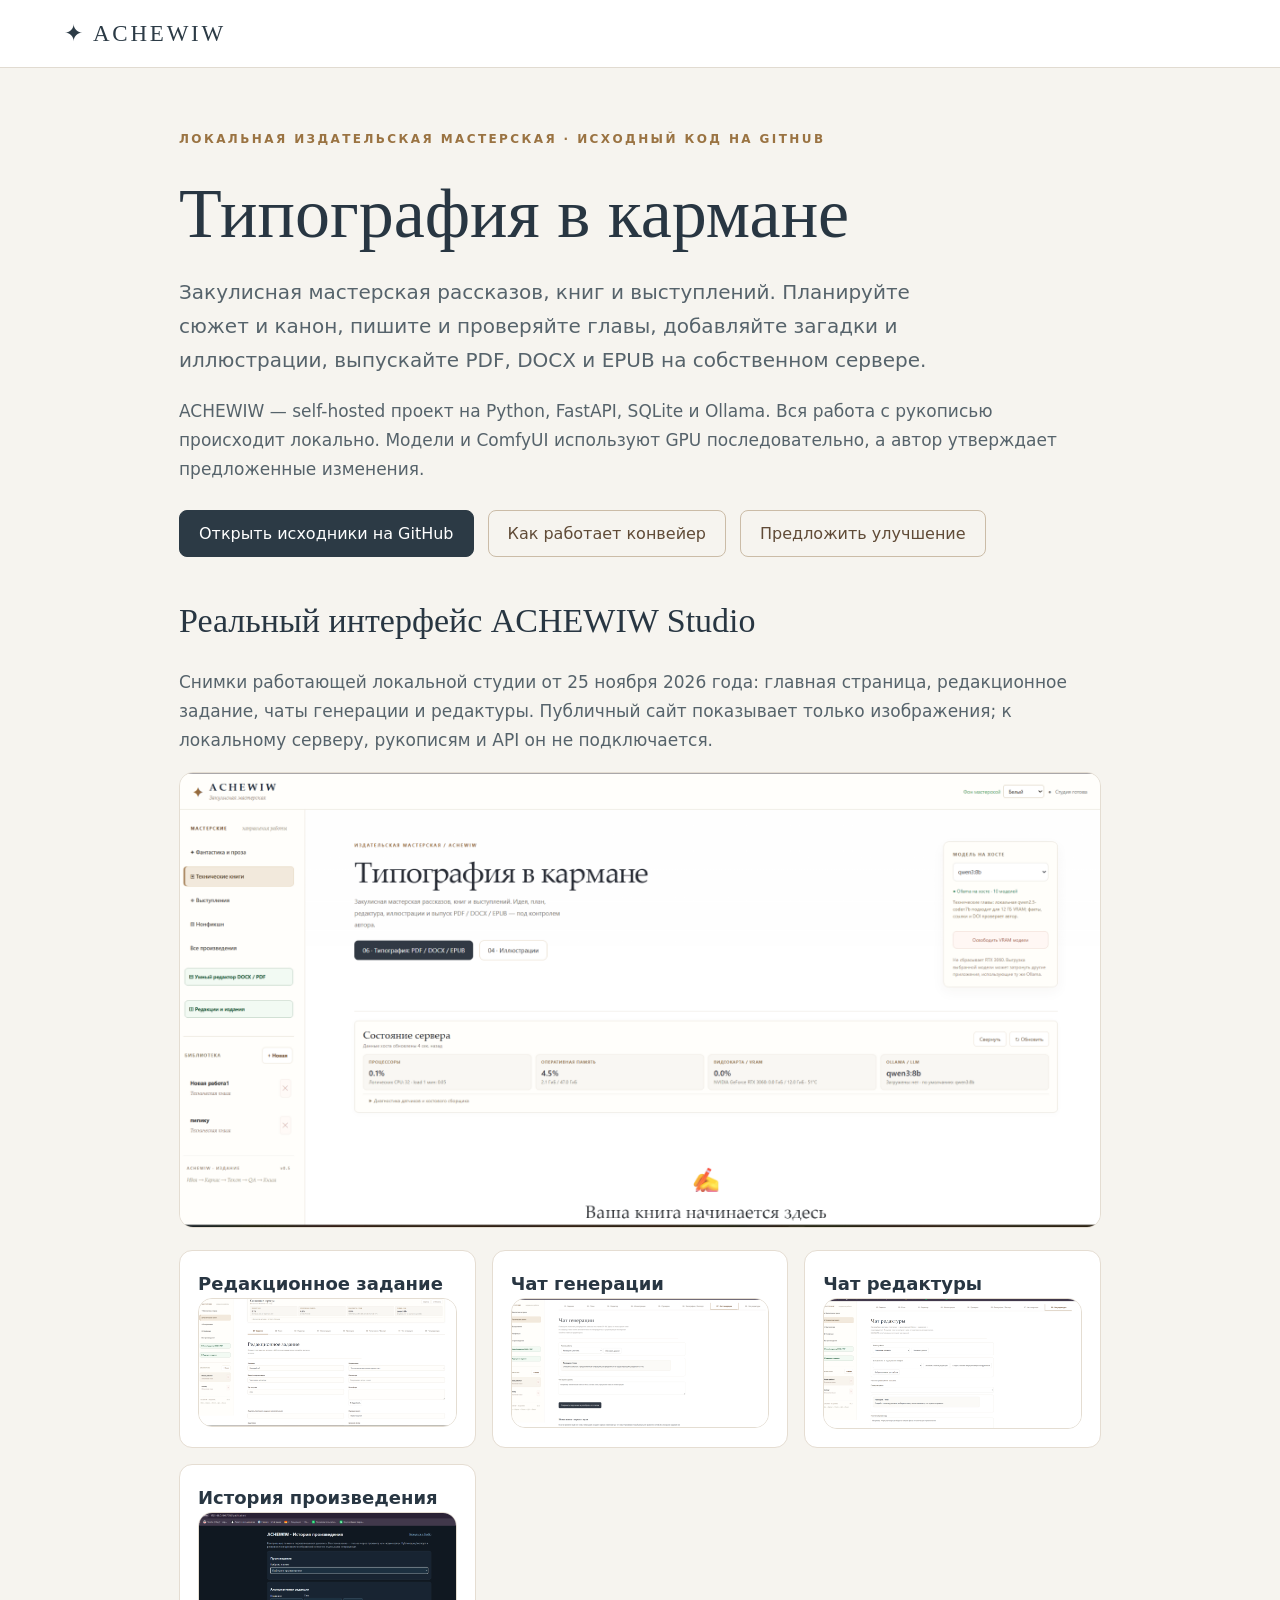
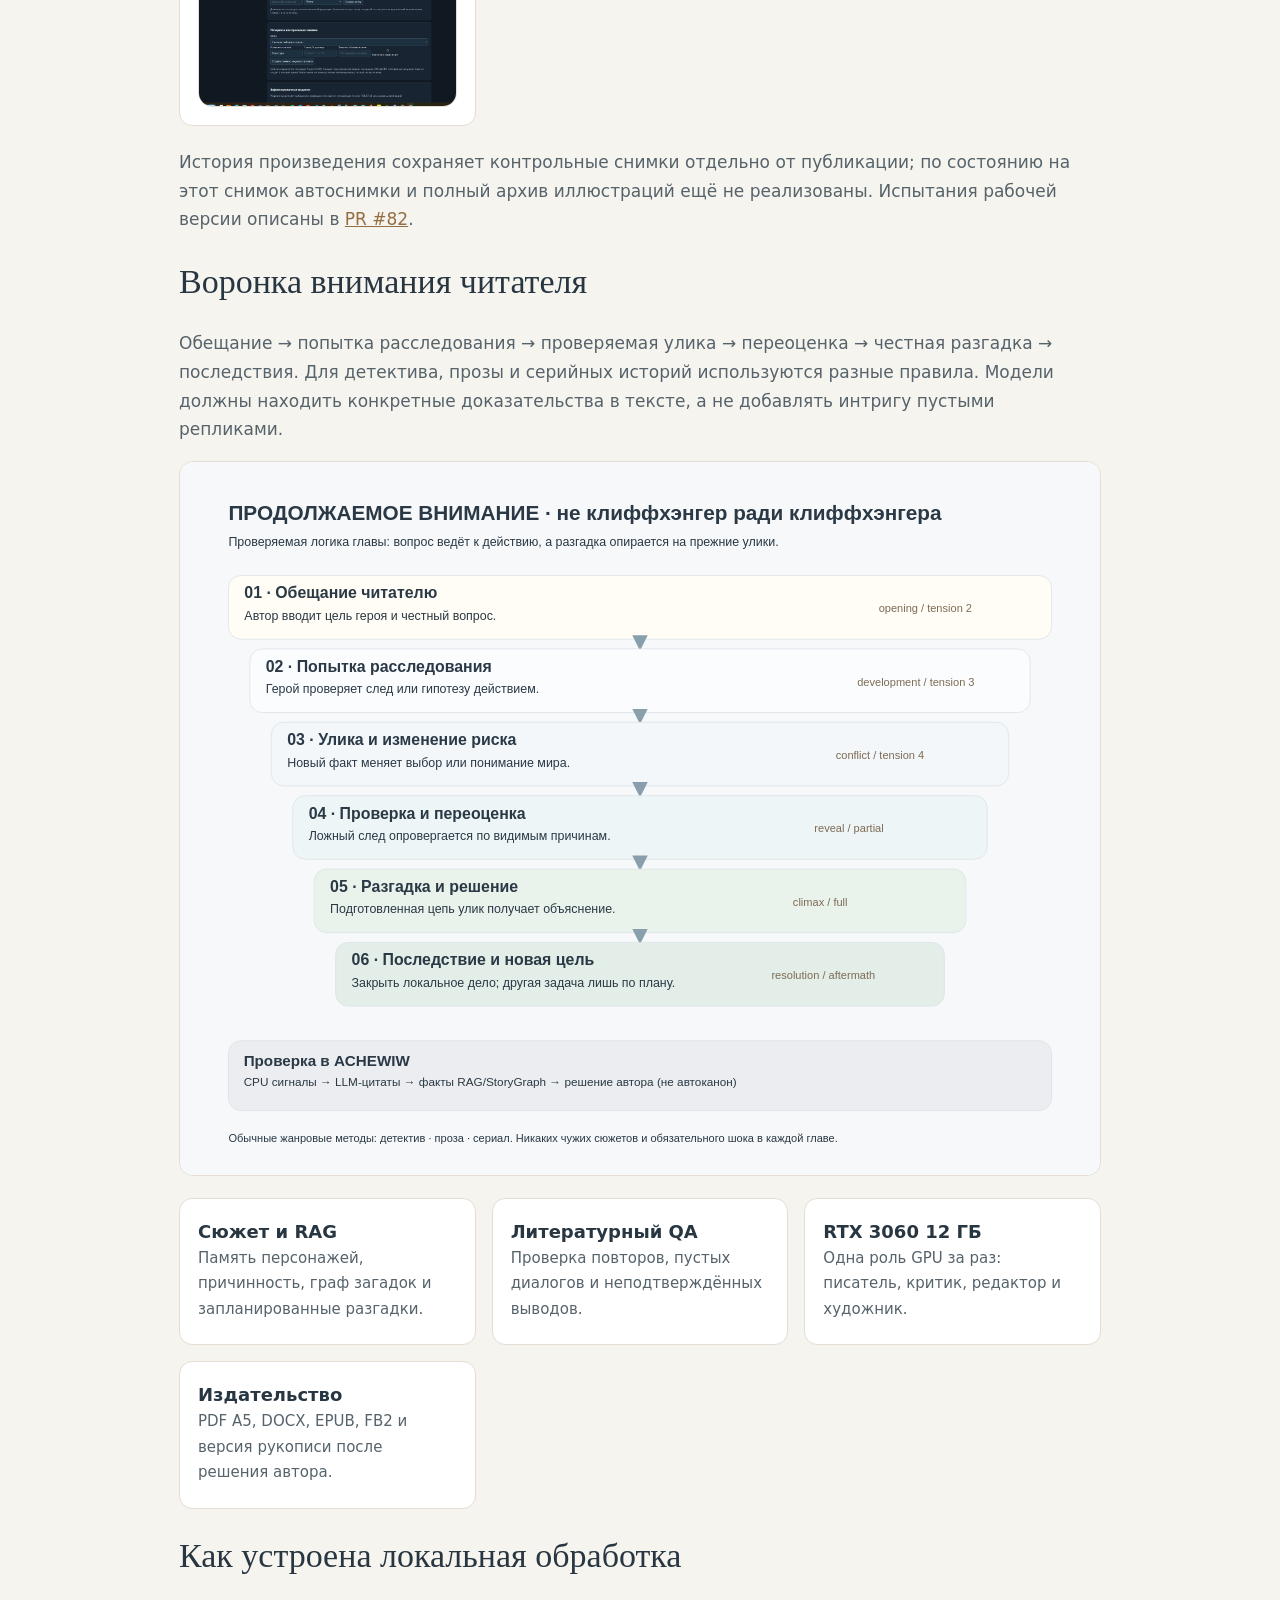
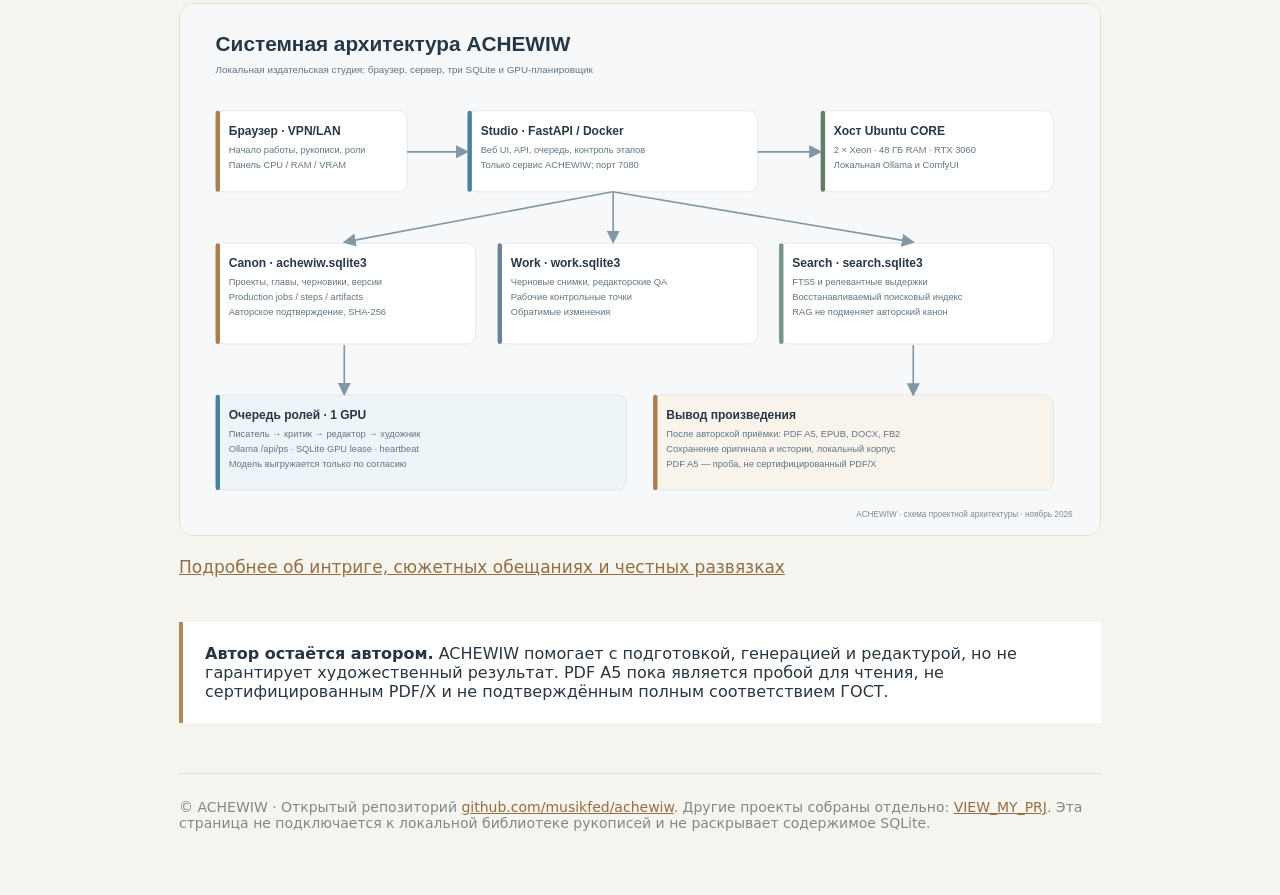
<file: docs/index.html>
<!doctype html>
<html lang="ru">
<head>
  <meta charset="utf-8">
  <meta name="viewport" content="width=device-width,initial-scale=1">
  <title>ACHEWIW — Типография в кармане | Локальный ИИ для книг, рассказов и EPUB</title>
  <meta name="description" content="ACHEWIW — локальная издательская студия на Ollama, FastAPI и SQLite. Планируйте романы, интриги и загадки, проверяйте рукописи, создавайте иллюстрации и выпускайте PDF, DOCX, EPUB.">
  <meta name="keywords" content="типография в кармане, ACHEWIW, локальный ИИ для книг, редактор рукописей, генератор EPUB, Ollama, литературная редактура, интрига и сюжет, PDF DOCX, RAG, издательский конвейер">
  <meta name="robots" content="index,follow">
  <link rel="canonical" href="https://musikfed.github.io/achewiw/">
  <meta property="og:type" content="website">
  <meta property="og:locale" content="ru_RU">
  <meta property="og:title" content="ACHEWIW — Типография в кармане">
  <meta property="og:description" content="Локальный ИИ-редактор, воронка внимания, RAG, иллюстрации и выпуск EPUB/PDF/DOCX. Автор контролирует рукопись.">
  <meta property="og:url" content="https://musikfed.github.io/achewiw/">
  <meta property="og:image" content="https://musikfed.github.io/achewiw/media/achewiw-social-preview.svg">
  <meta name="theme-color" content="#283643">
  <script type="application/ld+json">{
    "@context":"https://schema.org",
    "@type":"SoftwareSourceCode",
    "name":"ACHEWIW — Типография в кармане",
    "alternateName":"ACHEWIW StoryEngine",
    "description":"Self-hosted book writing and publishing studio with Ollama, SQLite, RAG, author-controlled narrative QA, ComfyUI artwork and EPUB/PDF/DOCX exports.",
    "codeRepository":"https://github.com/musikfed/achewiw",
    "url":"https://musikfed.github.io/achewiw/",
    "programmingLanguage":["Python","JavaScript"],
    "keywords":"ollama, local AI writing, author-controlled editing, Russian books, EPUB, PDF, FastAPI, SQLite, ComfyUI"
  }</script>
  <style>
  :root{font-family:system-ui,-apple-system,"Segoe UI",sans-serif;color:#283642;background:#f6f4ef}
  *{box-sizing:border-box}body{margin:0}main{max-width:1050px;margin:auto;padding:clamp(20px,5vw,70px)}
  header{background:#fff;border-bottom:1px solid #e1dbd1;padding:20px clamp(20px,5vw,70px)}
  header a{font-family:Georgia,serif;color:#2c3b46;font-size:23px;letter-spacing:.12em;text-decoration:none}
  h1,h2{font-family:Georgia,serif;font-weight:400}h1{font-size:clamp(42px,6vw,70px);margin:.4em 0 .3em}
  h2{font-size:clamp(25px,3vw,34px)}.eyebrow{letter-spacing:.2em;color:#9a7342;font-size:12px;font-weight:700}
  p{line-height:1.7;color:#56636b;font-size:17px}.intro{font-size:20px;max-width:780px}
  .actions{display:flex;flex-wrap:wrap;gap:14px;margin:26px 0 45px}.actions a{display:inline-block;padding:13px 19px;border-radius:8px;border:1px solid #cbbca7;text-decoration:none;color:#604b37}
  .actions .main{background:#2c3a45;border-color:#2c3a45;color:#fff}
  img{display:block;max-width:100%;height:auto;border:1px solid #e4ddd2;border-radius:14px;background:white}
  .grid{display:grid;grid-template-columns:repeat(auto-fit,minmax(240px,1fr));gap:16px;margin:22px 0}
  .grid article{background:#fff;border:1px solid #e5ddd2;border-radius:13px;padding:18px}
  .grid h3{font-size:18px;margin:4px 0}.grid p{margin:4px 0;font-size:15px}
  .note{padding:22px;border-left:4px solid #ad8b5d;background:#fff;margin:40px 0}
  footer{border-top:1px solid #e1dbd1;padding-top:25px;margin-top:50px;font-size:14px;color:#7e898d}
  a{color:#946e42}a:focus-visible{outline:3px solid #bc8b4b;outline-offset:3px}
  </style>
</head>
<body>
<header><a href="https://github.com/musikfed/achewiw">✦ ACHEWIW</a></header>
<main>
  <div class="eyebrow">ЛОКАЛЬНАЯ ИЗДАТЕЛЬСКАЯ МАСТЕРСКАЯ · ИСХОДНЫЙ КОД НА GITHUB</div>
  <h1>Типография в кармане</h1>
  <p class="intro">Закулисная мастерская рассказов, книг и выступлений. Планируйте сюжет и канон, пишите и проверяйте главы, добавляйте загадки и иллюстрации, выпускайте PDF, DOCX и EPUB на собственном сервере.</p>
  <p>ACHEWIW — self-hosted проект на Python, FastAPI, SQLite и Ollama. Вся работа с рукописью происходит локально. Модели и ComfyUI используют GPU последовательно, а автор утверждает предложенные изменения.</p>
  <div class="actions">
    <a class="main" href="https://github.com/musikfed/achewiw">Открыть исходники на GitHub</a>
    <a href="https://github.com/musikfed/achewiw/blob/main/docs/CONVEYOR-RTX3060-RU.md">Как работает конвейер</a>
    <a href="https://github.com/musikfed/achewiw/issues">Предложить улучшение</a>
  </div>
  <h2>Реальный интерфейс ACHEWIW Studio</h2>
  <p>Снимки работающей локальной студии от 25 ноября 2026 года: главная страница, редакционное задание, чаты генерации и редактуры. Публичный сайт показывает только изображения; к локальному серверу, рукописям и API он не подключается.</p>
  <img src="screenshots/02-studio-home-20261125.png" alt="Реальная главная страница ACHEWIW Studio и мониторинг сервера" loading="lazy">
  <div class="grid">
    <article><h3>Редакционное задание</h3><img src="screenshots/06-book-brief-20261125.png" alt="Форма редакционного задания книги" loading="lazy"></article>
    <article><h3>Чат генерации</h3><img src="screenshots/05-generation-chat-20261125.png" alt="Чат генерации и распределения работы по этапам" loading="lazy"></article>
    <article><h3>Чат редактуры</h3><img src="screenshots/03-editorial-chat-20261125.png" alt="Редакторский чат и выбор снимка рукописи" loading="lazy"></article>
    <article><h3>История произведения</h3><img src="screenshots/01-publication-history-20261125.png" alt="История произведения: альтернативные редакции, контрольные снимки и зафиксированные издания" loading="lazy"></article>
  </div>
  <p>История произведения сохраняет контрольные снимки отдельно от публикации; по состоянию на этот снимок автоснимки и полный архив иллюстраций ещё не реализованы. Испытания рабочей версии описаны в <a href="https://github.com/musikfed/achewiw/pull/82">PR #82</a>.</p>
  <h2>Воронка внимания читателя</h2>
  <p>Обещание → попытка расследования → проверяемая улика → переоценка → честная разгадка → последствия. Для детектива, прозы и серийных историй используются разные правила. Модели должны находить конкретные доказательства в тексте, а не добавлять интригу пустыми репликами.</p>
  <img src="architecture/architecture-reader-attention.svg" alt="Воронка читательского внимания: крючок, улика, расследование, развязка и последствия" width="1330" height="1030" loading="lazy">
  <div class="grid">
    <article><h3>Сюжет и RAG</h3><p>Память персонажей, причинность, граф загадок и запланированные разгадки.</p></article>
    <article><h3>Литературный QA</h3><p>Проверка повторов, пустых диалогов и неподтверждённых выводов.</p></article>
    <article><h3>RTX 3060 12 ГБ</h3><p>Одна роль GPU за раз: писатель, критик, редактор и художник.</p></article>
    <article><h3>Издательство</h3><p>PDF A5, DOCX, EPUB, FB2 и версия рукописи после решения автора.</p></article>
  </div>
  <h2>Как устроена локальная обработка</h2>
  <img src="architecture/architecture-system.svg" alt="Архитектура ACHEWIW: локальный браузер, FastAPI, SQLite, Ollama, ComfyUI" width="1680" height="970" loading="lazy">
  <p><a href="https://github.com/musikfed/achewiw/blob/main/docs/READER-RETENTION-MYSTERY-RU.md">Подробнее об интриге, сюжетных обещаниях и честных развязках</a></p>
  <aside class="note"><strong>Автор остаётся автором.</strong> ACHEWIW помогает с подготовкой, генерацией и редактурой, но не гарантирует художественный результат. PDF A5 пока является пробой для чтения, не сертифицированным PDF/X и не подтверждённым полным соответствием ГОСТ.</aside>
  <footer>© ACHEWIW · Открытый репозиторий <a href="https://github.com/musikfed/achewiw">github.com/musikfed/achewiw</a>. Другие проекты собраны отдельно: <a href="https://github.com/musikfed/view_my_prj">VIEW_MY_PRJ</a>. Эта страница не подключается к локальной библиотеке рукописей и не раскрывает содержимое SQLite.</footer>
</main>
</body></html>
</file>
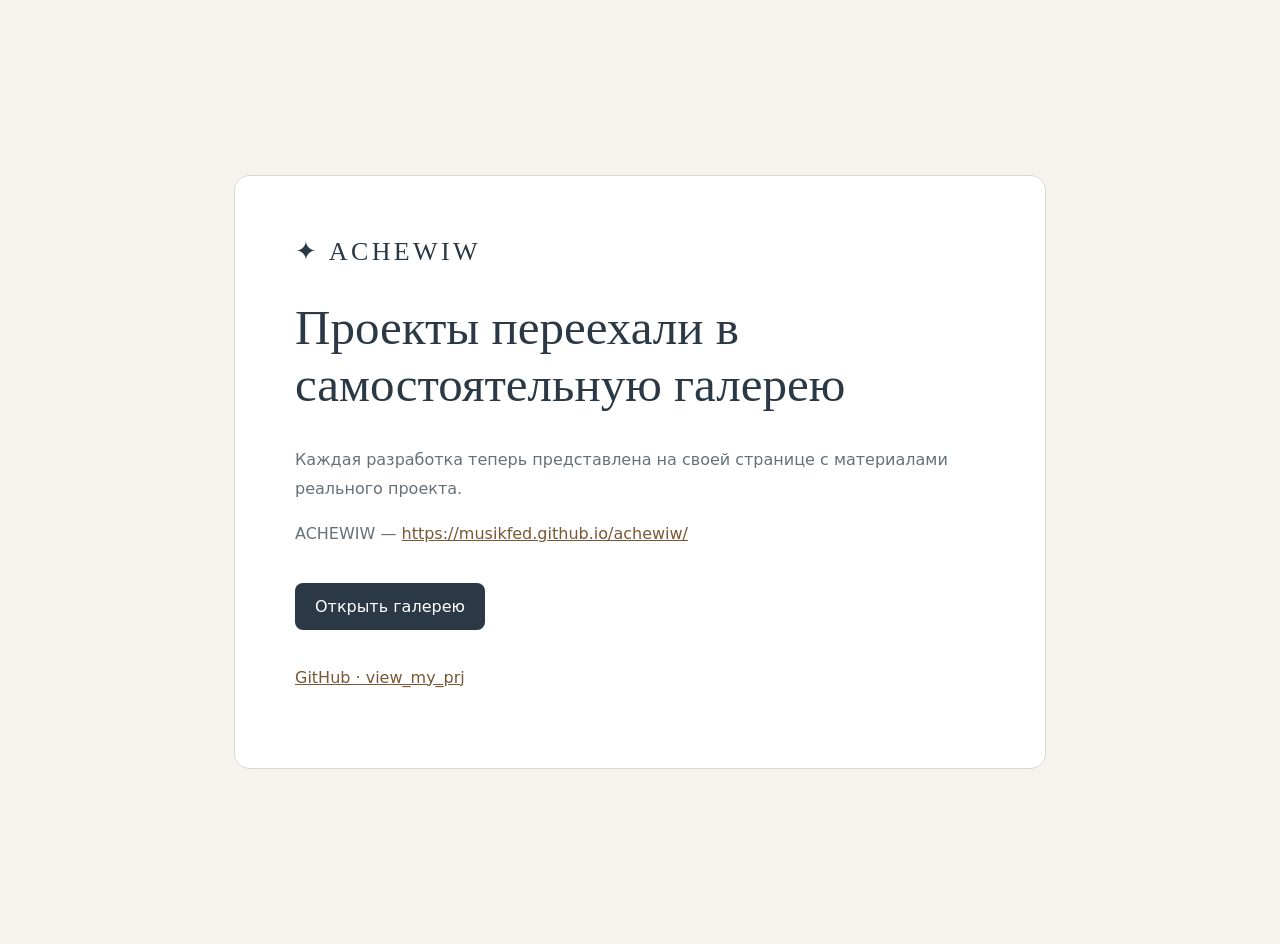
<file: docs/works/index.html>
<!doctype html><html lang="ru"><head><meta charset="utf-8"><meta name="viewport" content="width=device-width,initial-scale=1"><meta name="robots" content="noindex,follow"><title>Проекты переехали в самостоятельную галерею · musikfed</title><style>:root{font-family:system-ui,sans-serif;background:#f5f3ee;color:#2a3945}body{min-height:100vh;display:grid;place-items:center;margin:0;padding:22px}main{max-width:690px;background:white;border:1px solid #ded8cc;border-radius:15px;padding:clamp(25px,5vw,60px)}.brand{font:26px Georgia,serif;letter-spacing:.13em}h1{font:clamp(31px,5vw,49px) Georgia,serif}p{line-height:1.8;color:#64717a}a{color:#795734}a.primary{display:inline-block;background:#2a3945;color:#fff;text-decoration:none;padding:14px 20px;border-radius:8px;margin:18px 0}</style></head><body><main><div class="brand">✦ ACHEWIW</div><h1>Проекты переехали в самостоятельную галерею</h1><p>Каждая разработка теперь представлена на своей странице с материалами реального проекта.</p><p>ACHEWIW — <a href="https://musikfed.github.io/achewiw/">https://musikfed.github.io/achewiw/</a></p><a class="primary" href="https://musikfed.github.io/view_my_prj/">Открыть галерею</a><p><a href="https://github.com/musikfed/view_my_prj">GitHub · view_my_prj</a></p></main></body></html>
</file>
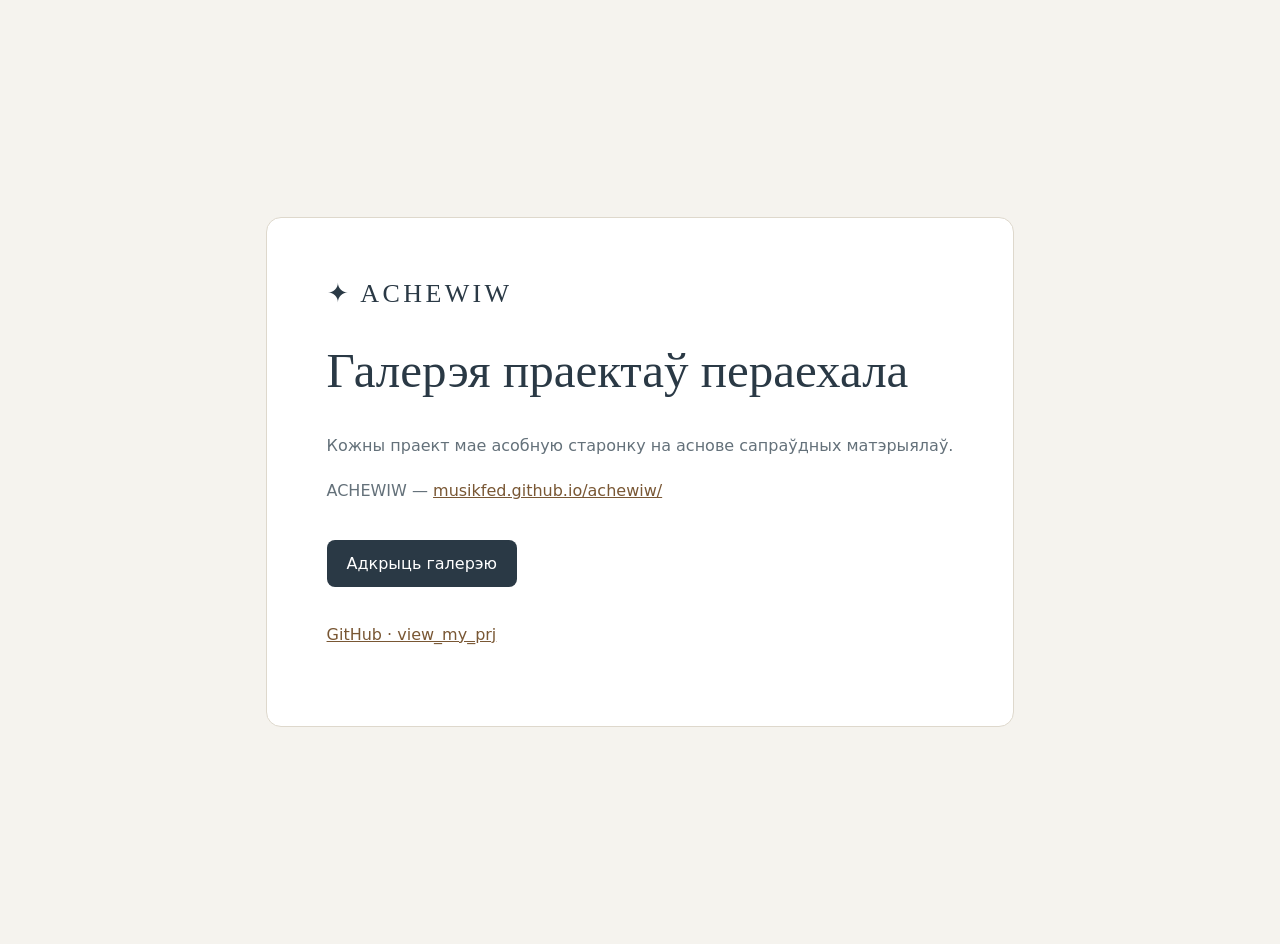
<file: docs/works/be/index.html>
<!doctype html><html lang="be"><head><meta charset="utf-8"><meta name="viewport" content="width=device-width,initial-scale=1"><meta name="robots" content="noindex,follow"><title>Галерэя праектаў пераехала · musikfed</title><style>:root{font-family:system-ui,sans-serif;background:#f5f3ee;color:#2a3945}body{min-height:100vh;display:grid;place-items:center;margin:0;padding:22px}main{max-width:690px;background:white;border:1px solid #ded8cc;border-radius:15px;padding:clamp(25px,5vw,60px)}.brand{font:26px Georgia,serif;letter-spacing:.13em}h1{font:clamp(31px,5vw,49px) Georgia,serif}p{line-height:1.8;color:#64717a}a{color:#795734}a.primary{display:inline-block;background:#2a3945;color:#fff;text-decoration:none;padding:14px 20px;border-radius:8px;margin:18px 0}</style></head><body><main><div class="brand">✦ ACHEWIW</div><h1>Галерэя праектаў пераехала</h1><p>Кожны праект мае асобную старонку на аснове сапраўдных матэрыялаў.</p><p>ACHEWIW — <a href="https://musikfed.github.io/achewiw/">musikfed.github.io/achewiw/</a></p><a class="primary" href="https://musikfed.github.io/view_my_prj/?lang=be">Адкрыць галерэю</a><p><a href="https://github.com/musikfed/view_my_prj">GitHub · view_my_prj</a></p></main></body></html>
</file>
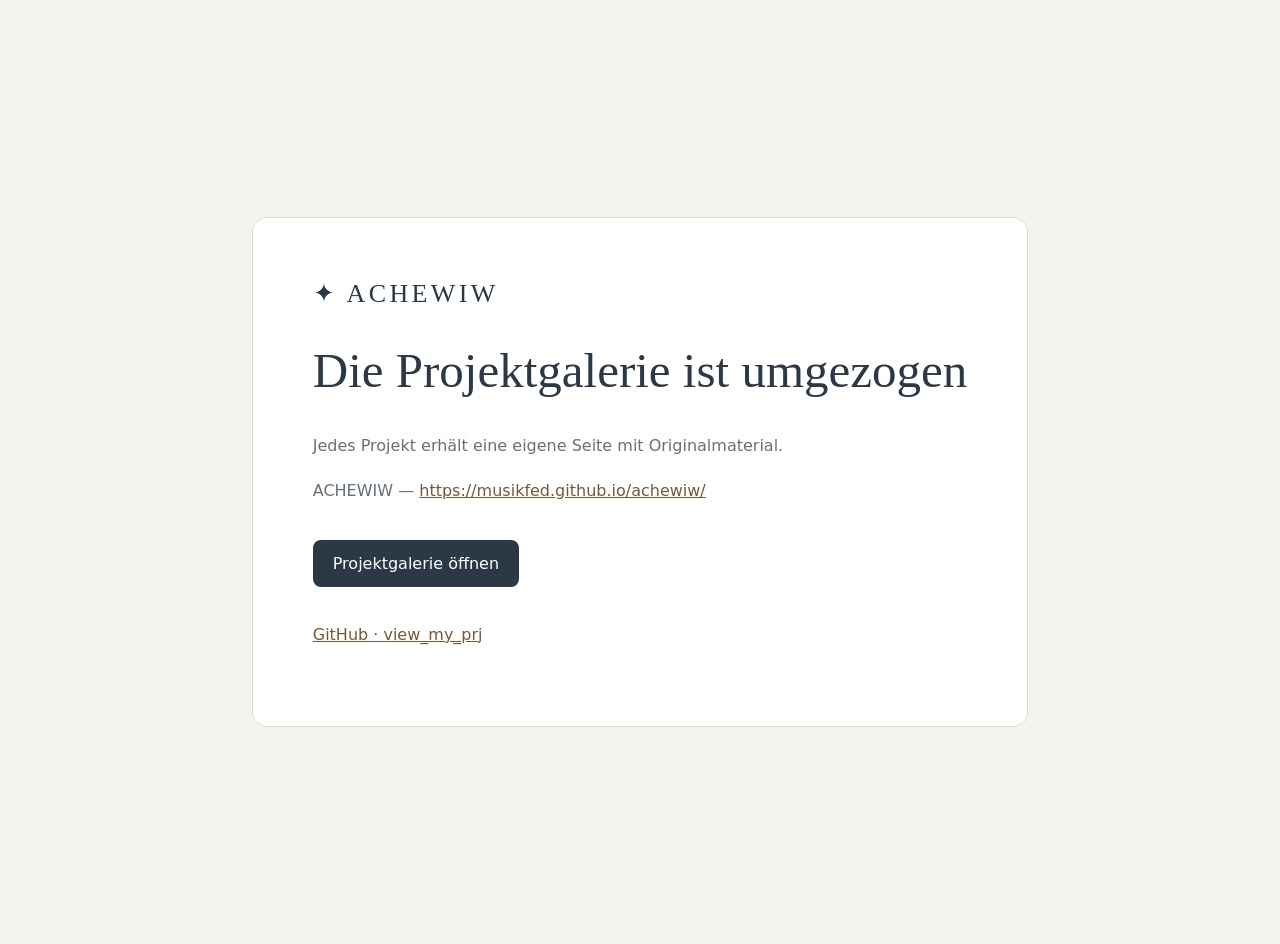
<file: docs/works/de/index.html>
<!doctype html><html lang="de"><head><meta charset="utf-8"><meta name="viewport" content="width=device-width,initial-scale=1"><meta name="robots" content="noindex,follow"><title>Die Projektgalerie ist umgezogen · musikfed</title><style>:root{font-family:system-ui,sans-serif;background:#f5f3ee;color:#2a3945}body{min-height:100vh;display:grid;place-items:center;margin:0;padding:22px}main{max-width:690px;background:white;border:1px solid #ded8cc;border-radius:15px;padding:clamp(25px,5vw,60px)}.brand{font:26px Georgia,serif;letter-spacing:.13em}h1{font:clamp(31px,5vw,49px) Georgia,serif}p{line-height:1.8;color:#64717a}a{color:#795734}a.primary{display:inline-block;background:#2a3945;color:#fff;text-decoration:none;padding:14px 20px;border-radius:8px;margin:18px 0}</style></head><body><main><div class="brand">✦ ACHEWIW</div><h1>Die Projektgalerie ist umgezogen</h1><p>Jedes Projekt erhält eine eigene Seite mit Originalmaterial.</p><p>ACHEWIW — <a href="https://musikfed.github.io/achewiw/">https://musikfed.github.io/achewiw/</a></p><a class="primary" href="https://musikfed.github.io/view_my_prj/?lang=de">Projektgalerie öffnen</a><p><a href="https://github.com/musikfed/view_my_prj">GitHub · view_my_prj</a></p></main></body></html>
</file>
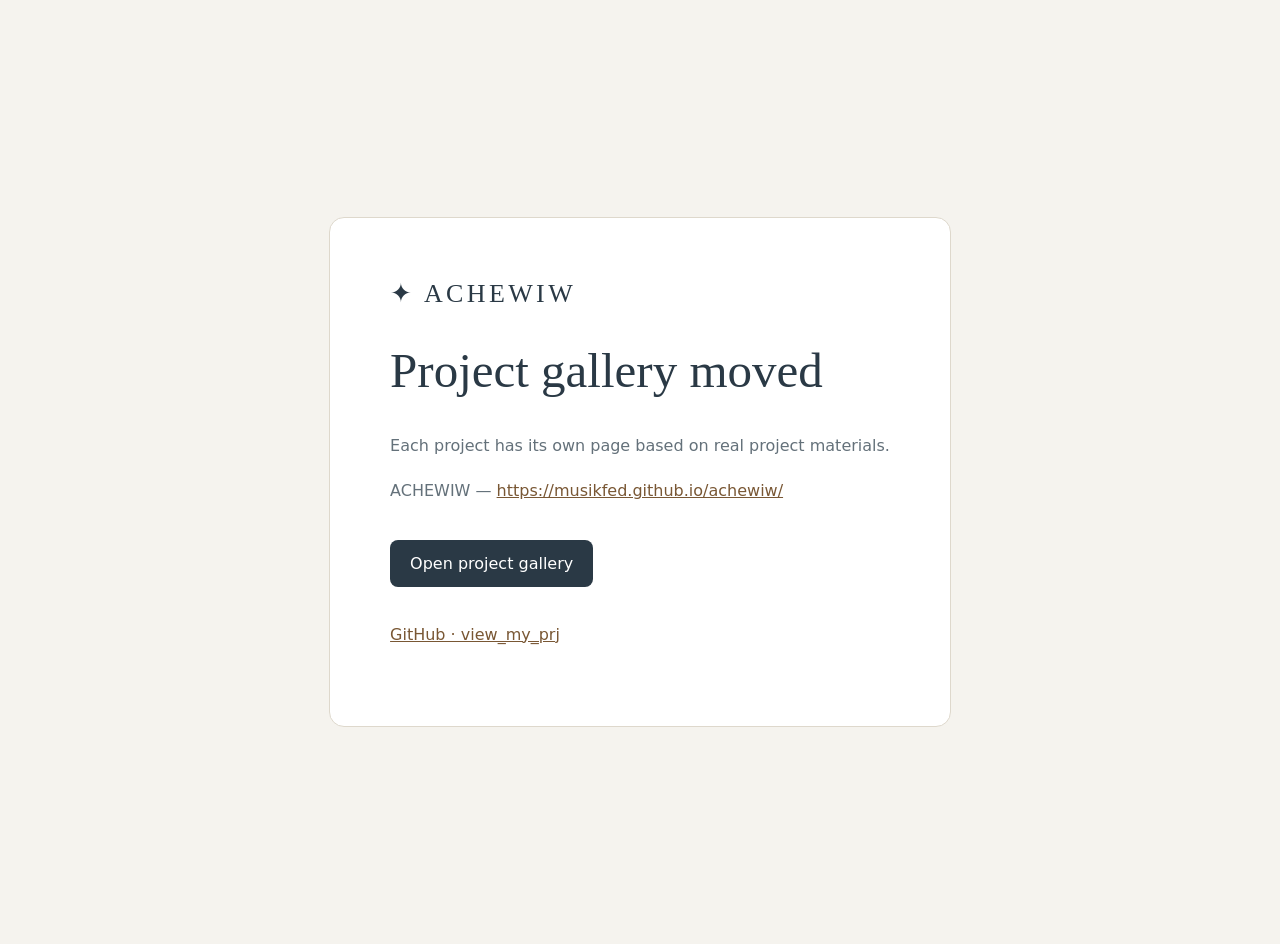
<file: docs/works/en/index.html>
<!doctype html><html lang="en"><head><meta charset="utf-8"><meta name="viewport" content="width=device-width,initial-scale=1"><meta name="robots" content="noindex,follow"><title>Project gallery moved · musikfed</title><style>:root{font-family:system-ui,sans-serif;background:#f5f3ee;color:#2a3945}body{min-height:100vh;display:grid;place-items:center;margin:0;padding:22px}main{max-width:690px;background:white;border:1px solid #ded8cc;border-radius:15px;padding:clamp(25px,5vw,60px)}.brand{font:26px Georgia,serif;letter-spacing:.13em}h1{font:clamp(31px,5vw,49px) Georgia,serif}p{line-height:1.8;color:#64717a}a{color:#795734}a.primary{display:inline-block;background:#2a3945;color:#fff;text-decoration:none;padding:14px 20px;border-radius:8px;margin:18px 0}</style></head><body><main><div class="brand">✦ ACHEWIW</div><h1>Project gallery moved</h1><p>Each project has its own page based on real project materials.</p><p>ACHEWIW — <a href="https://musikfed.github.io/achewiw/">https://musikfed.github.io/achewiw/</a></p><a class="primary" href="https://musikfed.github.io/view_my_prj/?lang=en">Open project gallery</a><p><a href="https://github.com/musikfed/view_my_prj">GitHub · view_my_prj</a></p></main></body></html>
</file>
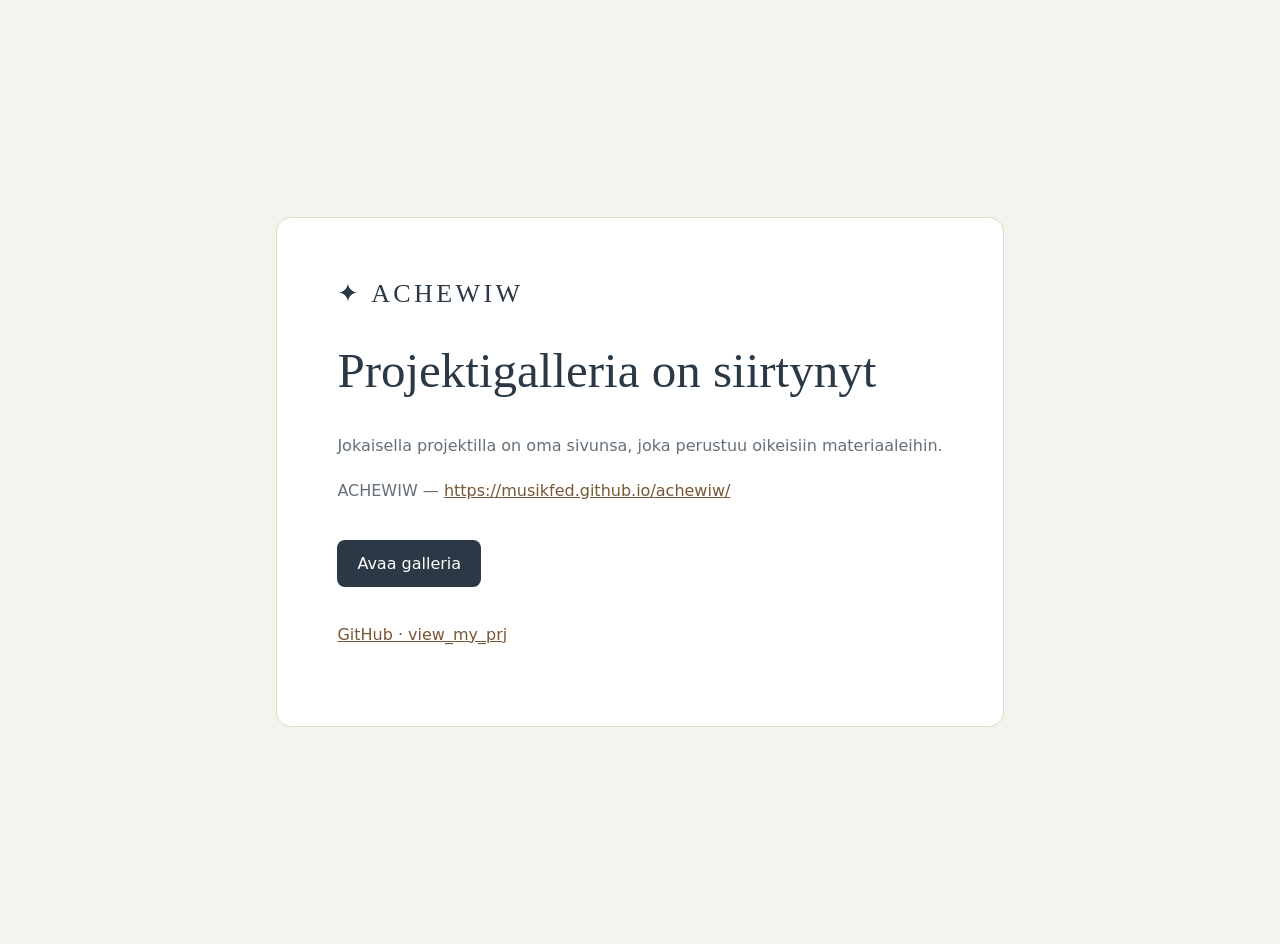
<file: docs/works/fi/index.html>
<!doctype html><html lang="fi"><head><meta charset="utf-8"><meta name="viewport" content="width=device-width,initial-scale=1"><meta name="robots" content="noindex,follow"><title>Projektigalleria on siirtynyt · musikfed</title><style>:root{font-family:system-ui,sans-serif;background:#f5f3ee;color:#2a3945}body{min-height:100vh;display:grid;place-items:center;margin:0;padding:22px}main{max-width:690px;background:white;border:1px solid #ded8cc;border-radius:15px;padding:clamp(25px,5vw,60px)}.brand{font:26px Georgia,serif;letter-spacing:.13em}h1{font:clamp(31px,5vw,49px) Georgia,serif}p{line-height:1.8;color:#64717a}a{color:#795734}a.primary{display:inline-block;background:#2a3945;color:#fff;text-decoration:none;padding:14px 20px;border-radius:8px;margin:18px 0}</style></head><body><main><div class="brand">✦ ACHEWIW</div><h1>Projektigalleria on siirtynyt</h1><p>Jokaisella projektilla on oma sivunsa, joka perustuu oikeisiin materiaaleihin.</p><p>ACHEWIW — <a href="https://musikfed.github.io/achewiw/">https://musikfed.github.io/achewiw/</a></p><a class="primary" href="https://musikfed.github.io/view_my_prj/?lang=fi">Avaa galleria</a><p><a href="https://github.com/musikfed/view_my_prj">GitHub · view_my_prj</a></p></main></body></html>
</file>
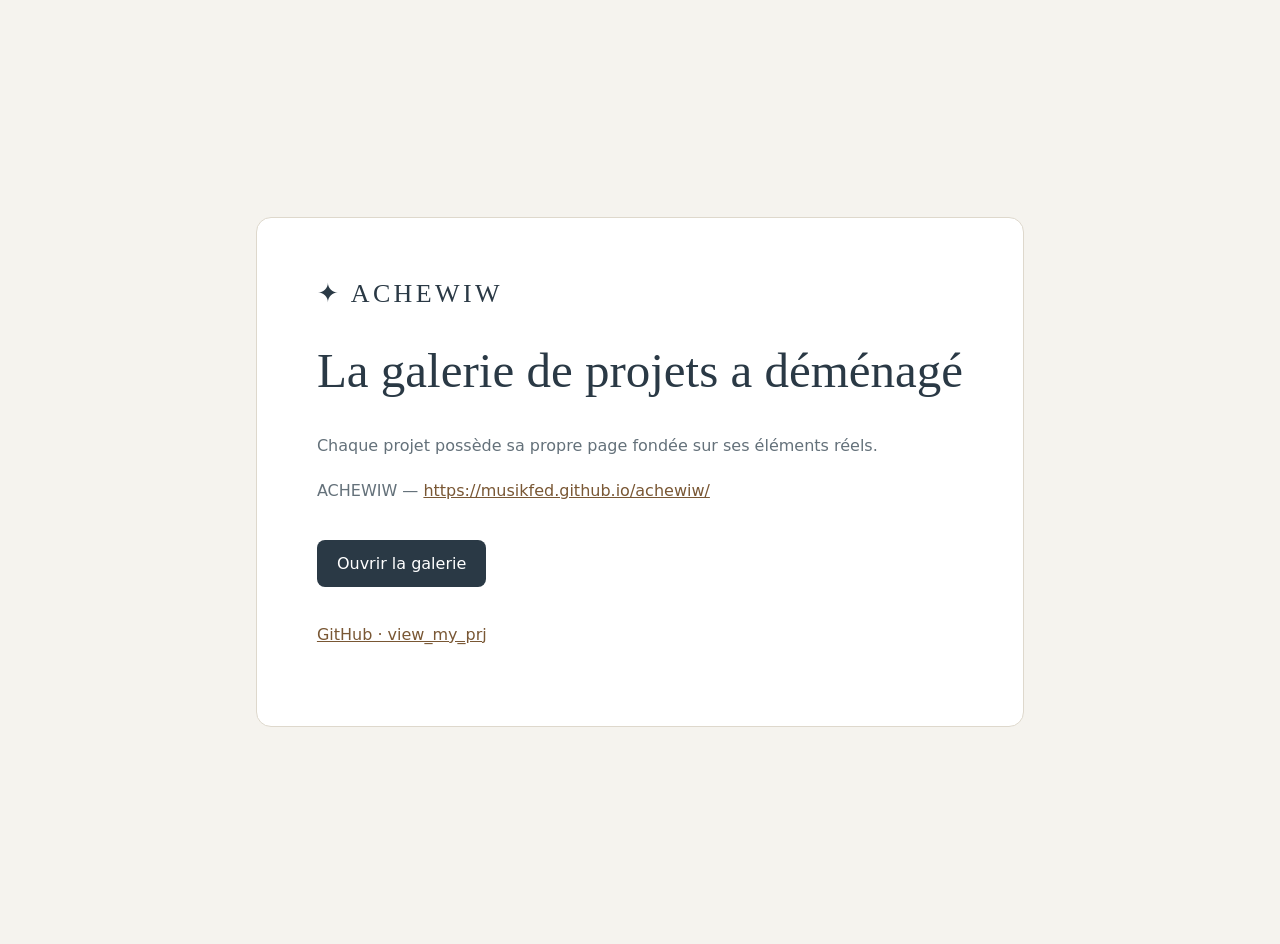
<file: docs/works/fr/index.html>
<!doctype html><html lang="fr"><head><meta charset="utf-8"><meta name="viewport" content="width=device-width,initial-scale=1"><meta name="robots" content="noindex,follow"><title>La galerie de projets a déménagé · musikfed</title><style>:root{font-family:system-ui,sans-serif;background:#f5f3ee;color:#2a3945}body{min-height:100vh;display:grid;place-items:center;margin:0;padding:22px}main{max-width:690px;background:white;border:1px solid #ded8cc;border-radius:15px;padding:clamp(25px,5vw,60px)}.brand{font:26px Georgia,serif;letter-spacing:.13em}h1{font:clamp(31px,5vw,49px) Georgia,serif}p{line-height:1.8;color:#64717a}a{color:#795734}a.primary{display:inline-block;background:#2a3945;color:#fff;text-decoration:none;padding:14px 20px;border-radius:8px;margin:18px 0}</style></head><body><main><div class="brand">✦ ACHEWIW</div><h1>La galerie de projets a déménagé</h1><p>Chaque projet possède sa propre page fondée sur ses éléments réels.</p><p>ACHEWIW — <a href="https://musikfed.github.io/achewiw/">https://musikfed.github.io/achewiw/</a></p><a class="primary" href="https://musikfed.github.io/view_my_prj/?lang=fr">Ouvrir la galerie</a><p><a href="https://github.com/musikfed/view_my_prj">GitHub · view_my_prj</a></p></main></body></html>
</file>
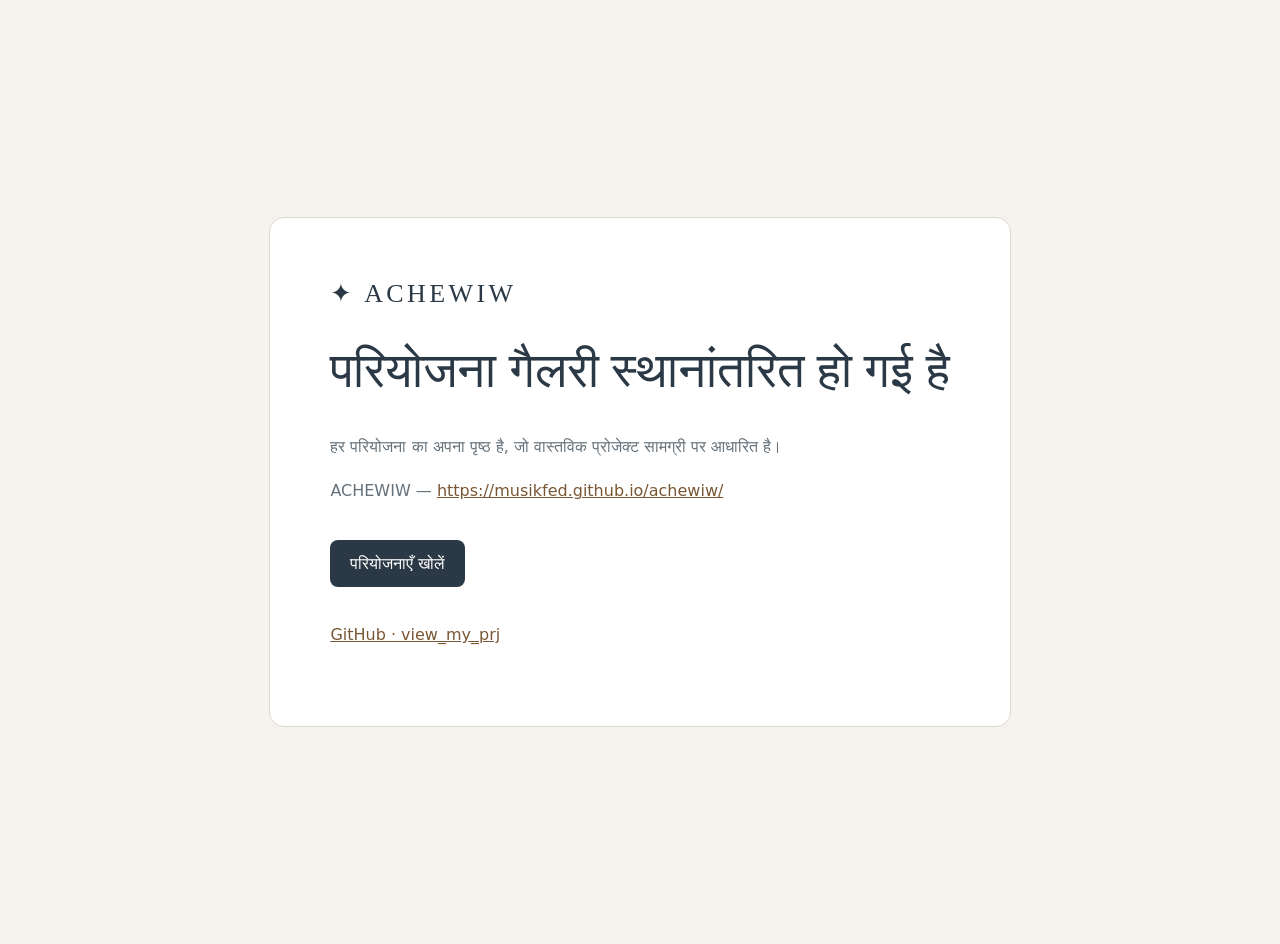
<file: docs/works/hi/index.html>
<!doctype html><html lang="hi"><head><meta charset="utf-8"><meta name="viewport" content="width=device-width,initial-scale=1"><meta name="robots" content="noindex,follow"><title>परियोजना गैलरी स्थानांतरित हो गई है · musikfed</title><style>:root{font-family:system-ui,sans-serif;background:#f5f3ee;color:#2a3945}body{min-height:100vh;display:grid;place-items:center;margin:0;padding:22px}main{max-width:690px;background:white;border:1px solid #ded8cc;border-radius:15px;padding:clamp(25px,5vw,60px)}.brand{font:26px Georgia,serif;letter-spacing:.13em}h1{font:clamp(31px,5vw,49px) Georgia,serif}p{line-height:1.8;color:#64717a}a{color:#795734}a.primary{display:inline-block;background:#2a3945;color:#fff;text-decoration:none;padding:14px 20px;border-radius:8px;margin:18px 0}</style></head><body><main><div class="brand">✦ ACHEWIW</div><h1>परियोजना गैलरी स्थानांतरित हो गई है</h1><p>हर परियोजना का अपना पृष्ठ है, जो वास्तविक प्रोजेक्ट सामग्री पर आधारित है।</p><p>ACHEWIW — <a href="https://musikfed.github.io/achewiw/">https://musikfed.github.io/achewiw/</a></p><a class="primary" href="https://musikfed.github.io/view_my_prj/?lang=hi">परियोजनाएँ खोलें</a><p><a href="https://github.com/musikfed/view_my_prj">GitHub · view_my_prj</a></p></main></body></html>
</file>
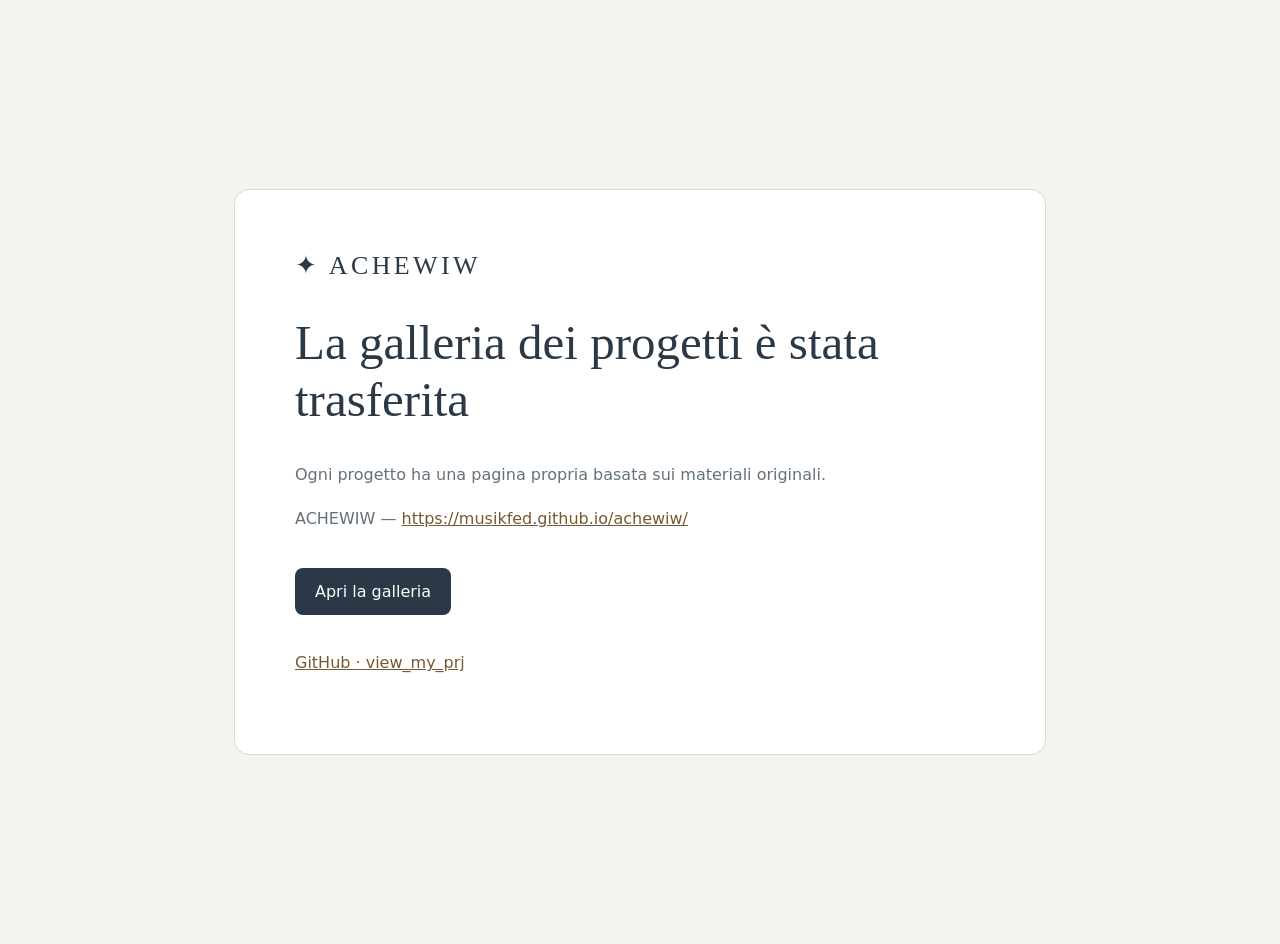
<file: docs/works/it/index.html>
<!doctype html><html lang="it"><head><meta charset="utf-8"><meta name="viewport" content="width=device-width,initial-scale=1"><meta name="robots" content="noindex,follow"><title>La galleria dei progetti è stata trasferita · musikfed</title><style>:root{font-family:system-ui,sans-serif;background:#f5f3ee;color:#2a3945}body{min-height:100vh;display:grid;place-items:center;margin:0;padding:22px}main{max-width:690px;background:white;border:1px solid #ded8cc;border-radius:15px;padding:clamp(25px,5vw,60px)}.brand{font:26px Georgia,serif;letter-spacing:.13em}h1{font:clamp(31px,5vw,49px) Georgia,serif}p{line-height:1.8;color:#64717a}a{color:#795734}a.primary{display:inline-block;background:#2a3945;color:#fff;text-decoration:none;padding:14px 20px;border-radius:8px;margin:18px 0}</style></head><body><main><div class="brand">✦ ACHEWIW</div><h1>La galleria dei progetti è stata trasferita</h1><p>Ogni progetto ha una pagina propria basata sui materiali originali.</p><p>ACHEWIW — <a href="https://musikfed.github.io/achewiw/">https://musikfed.github.io/achewiw/</a></p><a class="primary" href="https://musikfed.github.io/view_my_prj/?lang=it">Apri la galleria</a><p><a href="https://github.com/musikfed/view_my_prj">GitHub · view_my_prj</a></p></main></body></html>
</file>
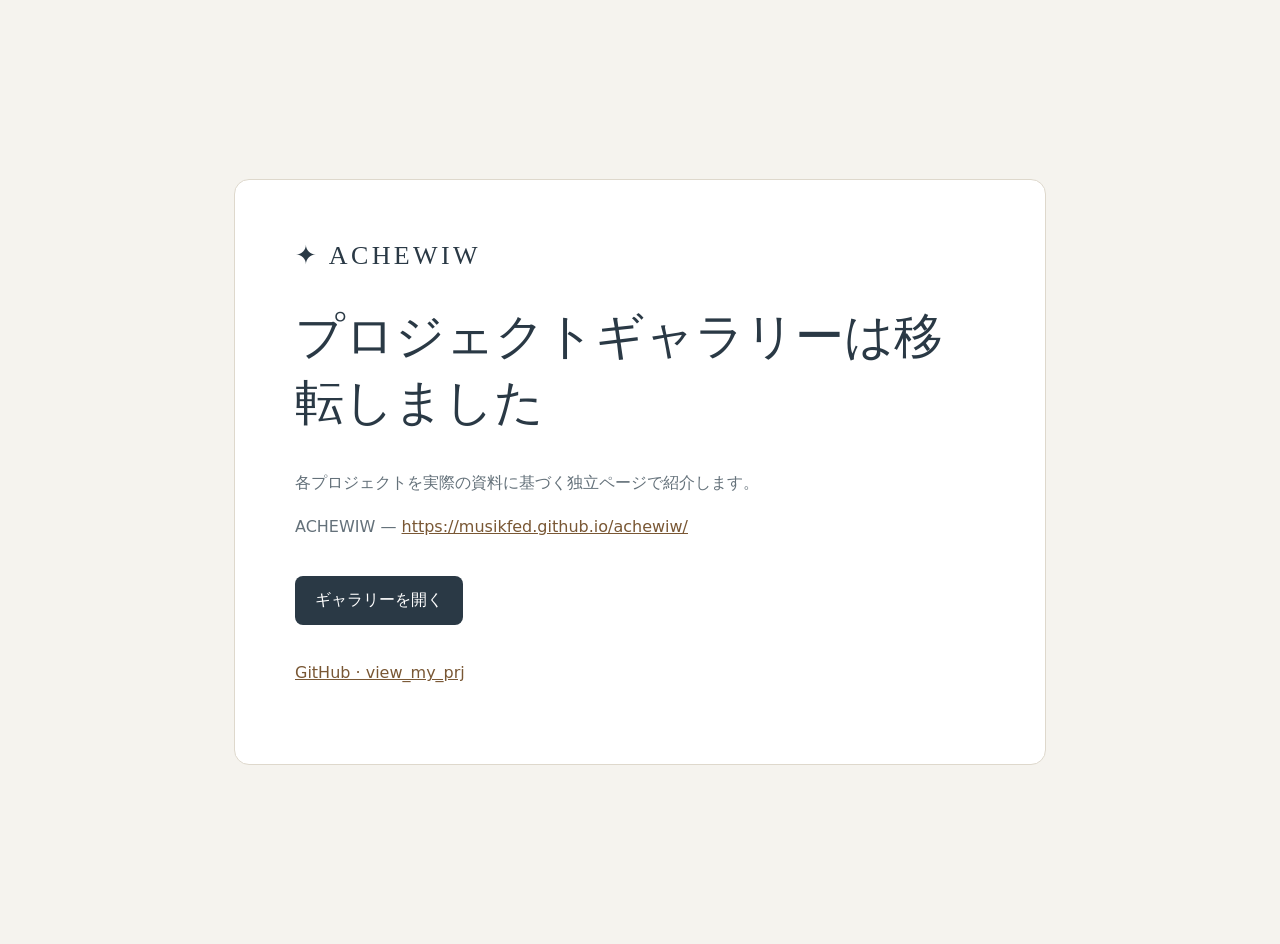
<file: docs/works/ja/index.html>
<!doctype html><html lang="ja"><head><meta charset="utf-8"><meta name="viewport" content="width=device-width,initial-scale=1"><meta name="robots" content="noindex,follow"><title>プロジェクトギャラリーは移転しました · musikfed</title><style>:root{font-family:system-ui,sans-serif;background:#f5f3ee;color:#2a3945}body{min-height:100vh;display:grid;place-items:center;margin:0;padding:22px}main{max-width:690px;background:white;border:1px solid #ded8cc;border-radius:15px;padding:clamp(25px,5vw,60px)}.brand{font:26px Georgia,serif;letter-spacing:.13em}h1{font:clamp(31px,5vw,49px) Georgia,serif}p{line-height:1.8;color:#64717a}a{color:#795734}a.primary{display:inline-block;background:#2a3945;color:#fff;text-decoration:none;padding:14px 20px;border-radius:8px;margin:18px 0}</style></head><body><main><div class="brand">✦ ACHEWIW</div><h1>プロジェクトギャラリーは移転しました</h1><p>各プロジェクトを実際の資料に基づく独立ページで紹介します。</p><p>ACHEWIW — <a href="https://musikfed.github.io/achewiw/">https://musikfed.github.io/achewiw/</a></p><a class="primary" href="https://musikfed.github.io/view_my_prj/?lang=ja">ギャラリーを開く</a><p><a href="https://github.com/musikfed/view_my_prj">GitHub · view_my_prj</a></p></main></body></html>
</file>
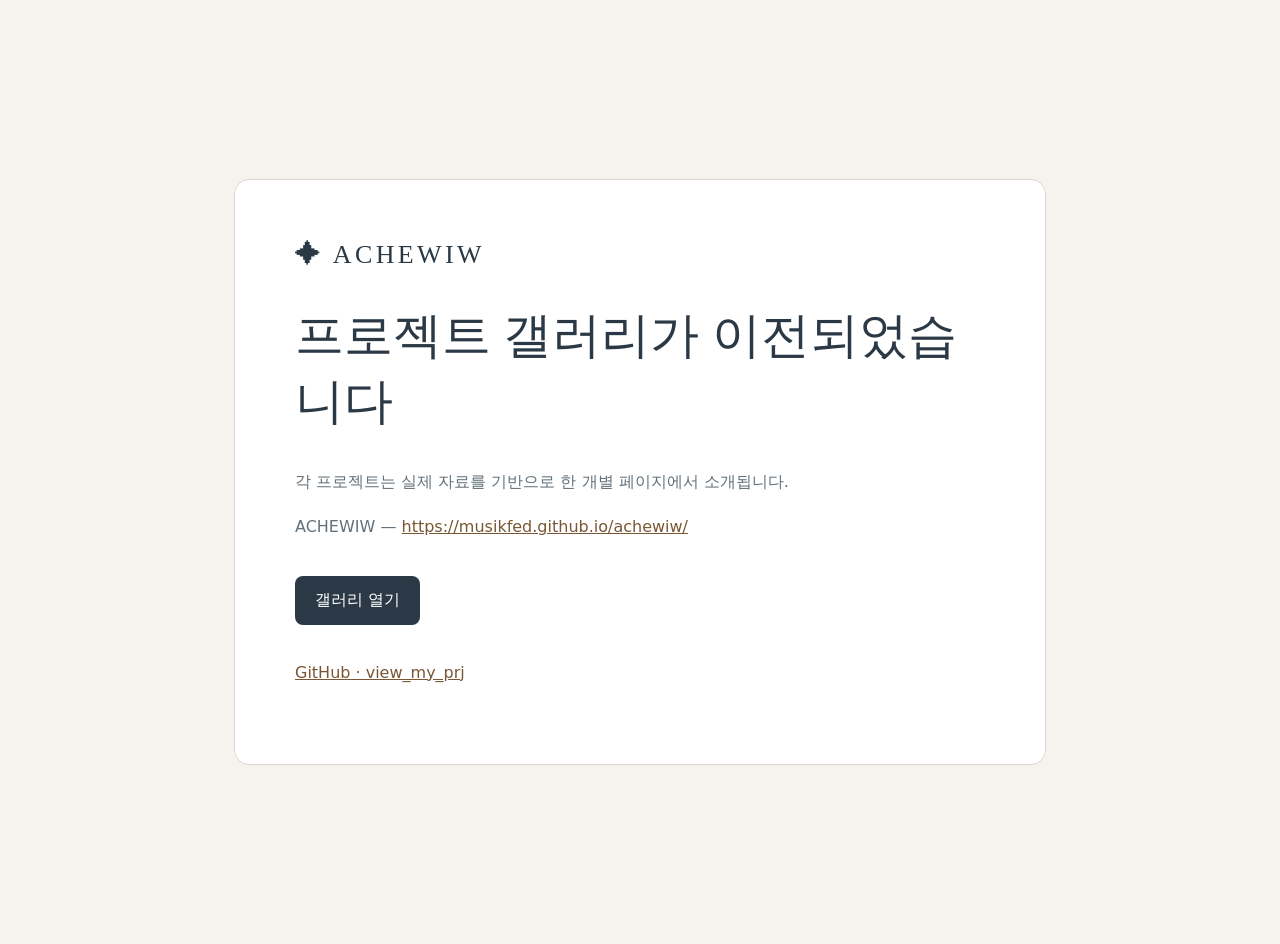
<file: docs/works/ko/index.html>
<!doctype html><html lang="ko"><head><meta charset="utf-8"><meta name="viewport" content="width=device-width,initial-scale=1"><meta name="robots" content="noindex,follow"><title>프로젝트 갤러리가 이전되었습니다 · musikfed</title><style>:root{font-family:system-ui,sans-serif;background:#f5f3ee;color:#2a3945}body{min-height:100vh;display:grid;place-items:center;margin:0;padding:22px}main{max-width:690px;background:white;border:1px solid #ded8cc;border-radius:15px;padding:clamp(25px,5vw,60px)}.brand{font:26px Georgia,serif;letter-spacing:.13em}h1{font:clamp(31px,5vw,49px) Georgia,serif}p{line-height:1.8;color:#64717a}a{color:#795734}a.primary{display:inline-block;background:#2a3945;color:#fff;text-decoration:none;padding:14px 20px;border-radius:8px;margin:18px 0}</style></head><body><main><div class="brand">✦ ACHEWIW</div><h1>프로젝트 갤러리가 이전되었습니다</h1><p>각 프로젝트는 실제 자료를 기반으로 한 개별 페이지에서 소개됩니다.</p><p>ACHEWIW — <a href="https://musikfed.github.io/achewiw/">https://musikfed.github.io/achewiw/</a></p><a class="primary" href="https://musikfed.github.io/view_my_prj/?lang=ko">갤러리 열기</a><p><a href="https://github.com/musikfed/view_my_prj">GitHub · view_my_prj</a></p></main></body></html>
</file>
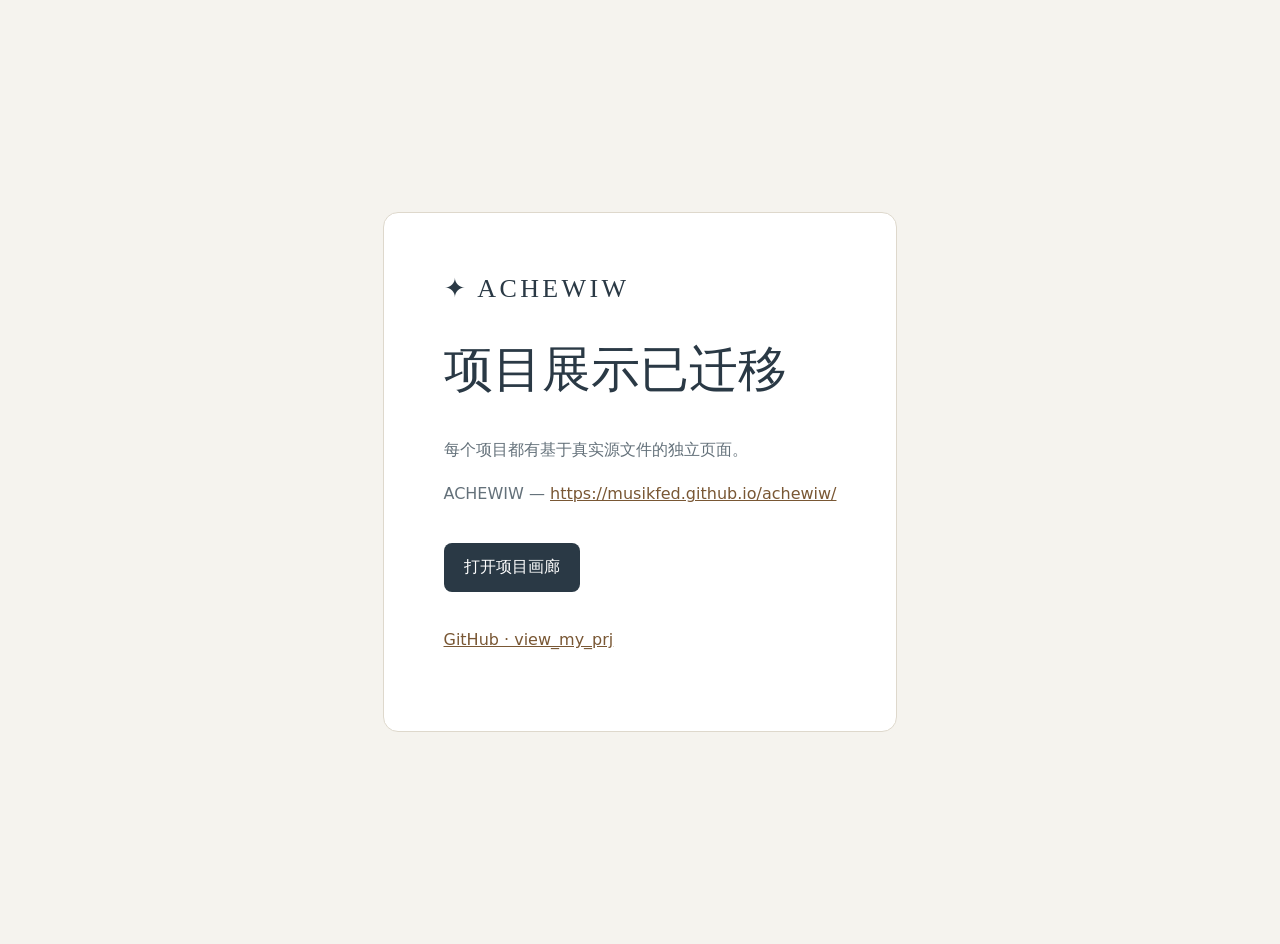
<file: docs/works/zh/index.html>
<!doctype html><html lang="zh-Hans"><head><meta charset="utf-8"><meta name="viewport" content="width=device-width,initial-scale=1"><meta name="robots" content="noindex,follow"><title>项目展示已迁移 · musikfed</title><style>:root{font-family:system-ui,sans-serif;background:#f5f3ee;color:#2a3945}body{min-height:100vh;display:grid;place-items:center;margin:0;padding:22px}main{max-width:690px;background:white;border:1px solid #ded8cc;border-radius:15px;padding:clamp(25px,5vw,60px)}.brand{font:26px Georgia,serif;letter-spacing:.13em}h1{font:clamp(31px,5vw,49px) Georgia,serif}p{line-height:1.8;color:#64717a}a{color:#795734}a.primary{display:inline-block;background:#2a3945;color:#fff;text-decoration:none;padding:14px 20px;border-radius:8px;margin:18px 0}</style></head><body><main><div class="brand">✦ ACHEWIW</div><h1>项目展示已迁移</h1><p>每个项目都有基于真实源文件的独立页面。</p><p>ACHEWIW — <a href="https://musikfed.github.io/achewiw/">https://musikfed.github.io/achewiw/</a></p><a class="primary" href="https://musikfed.github.io/view_my_prj/?lang=zh">打开项目画廊</a><p><a href="https://github.com/musikfed/view_my_prj">GitHub · view_my_prj</a></p></main></body></html>
</file>
